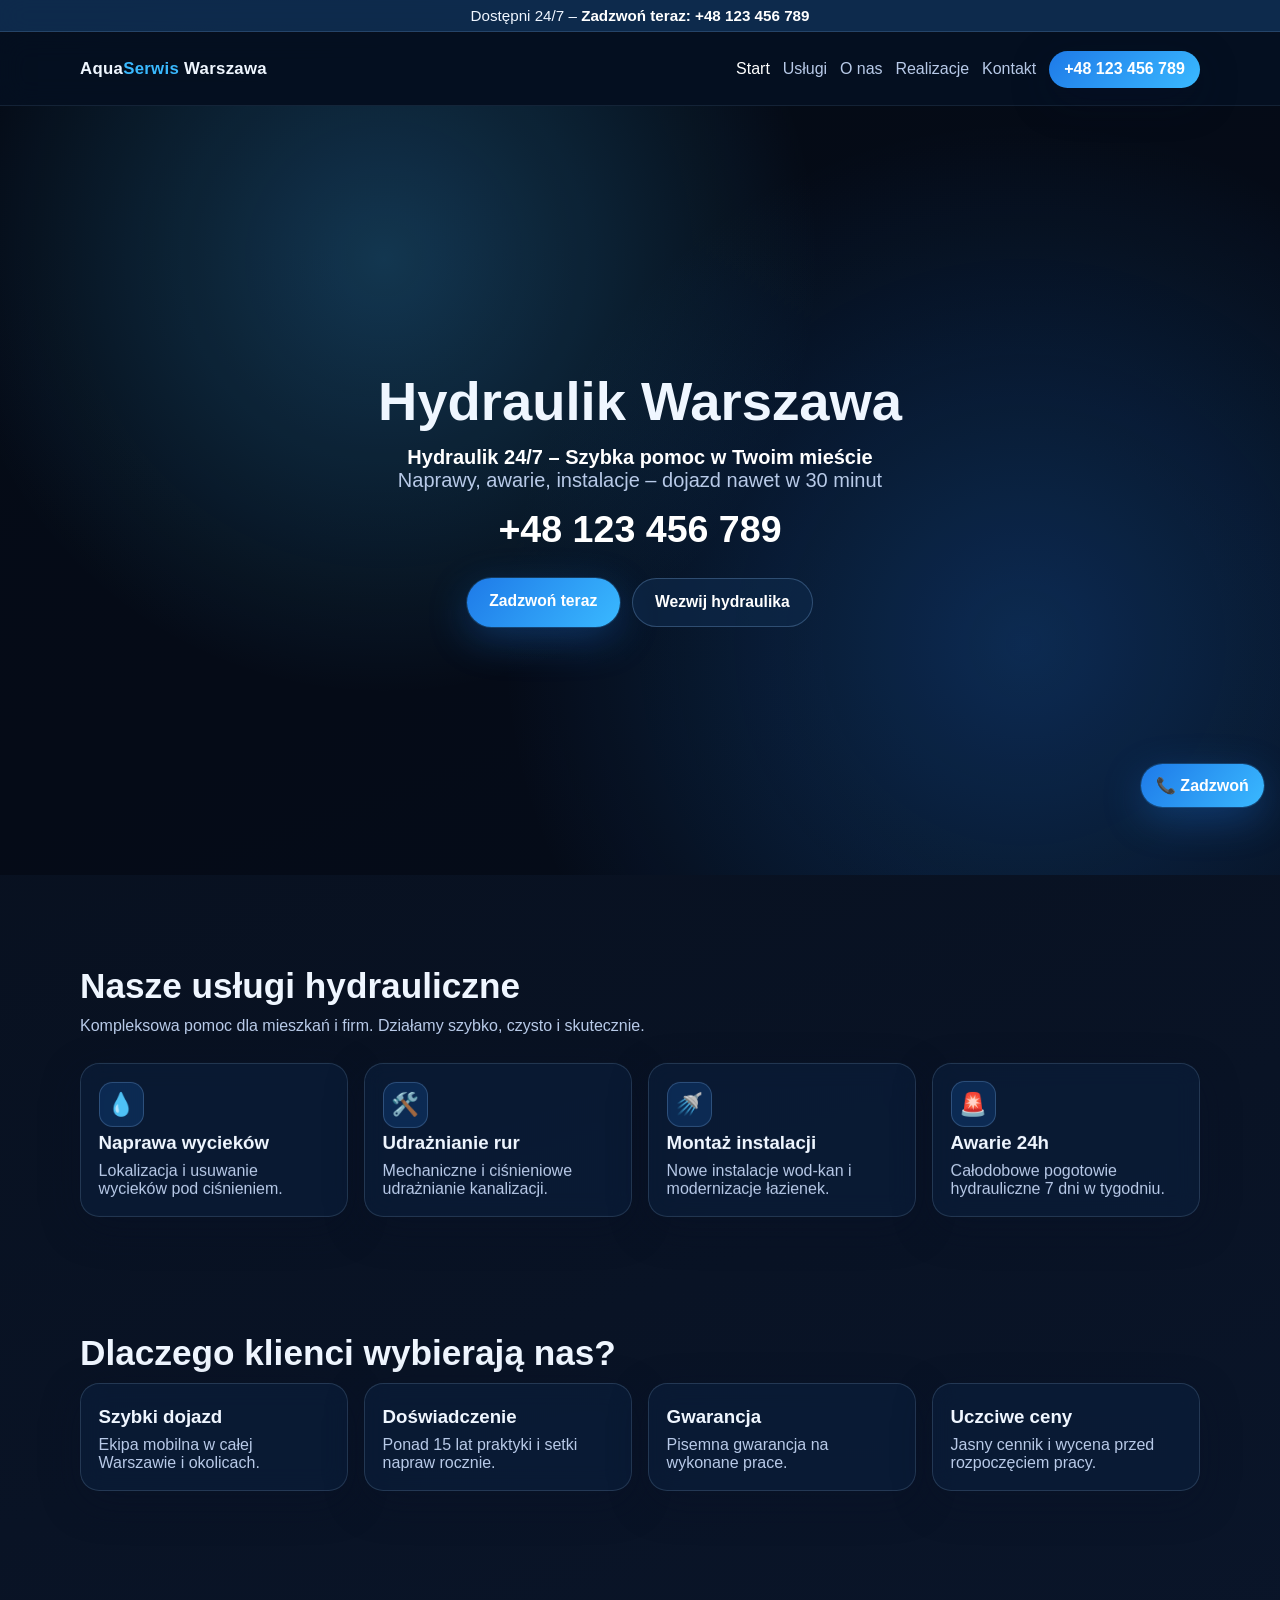
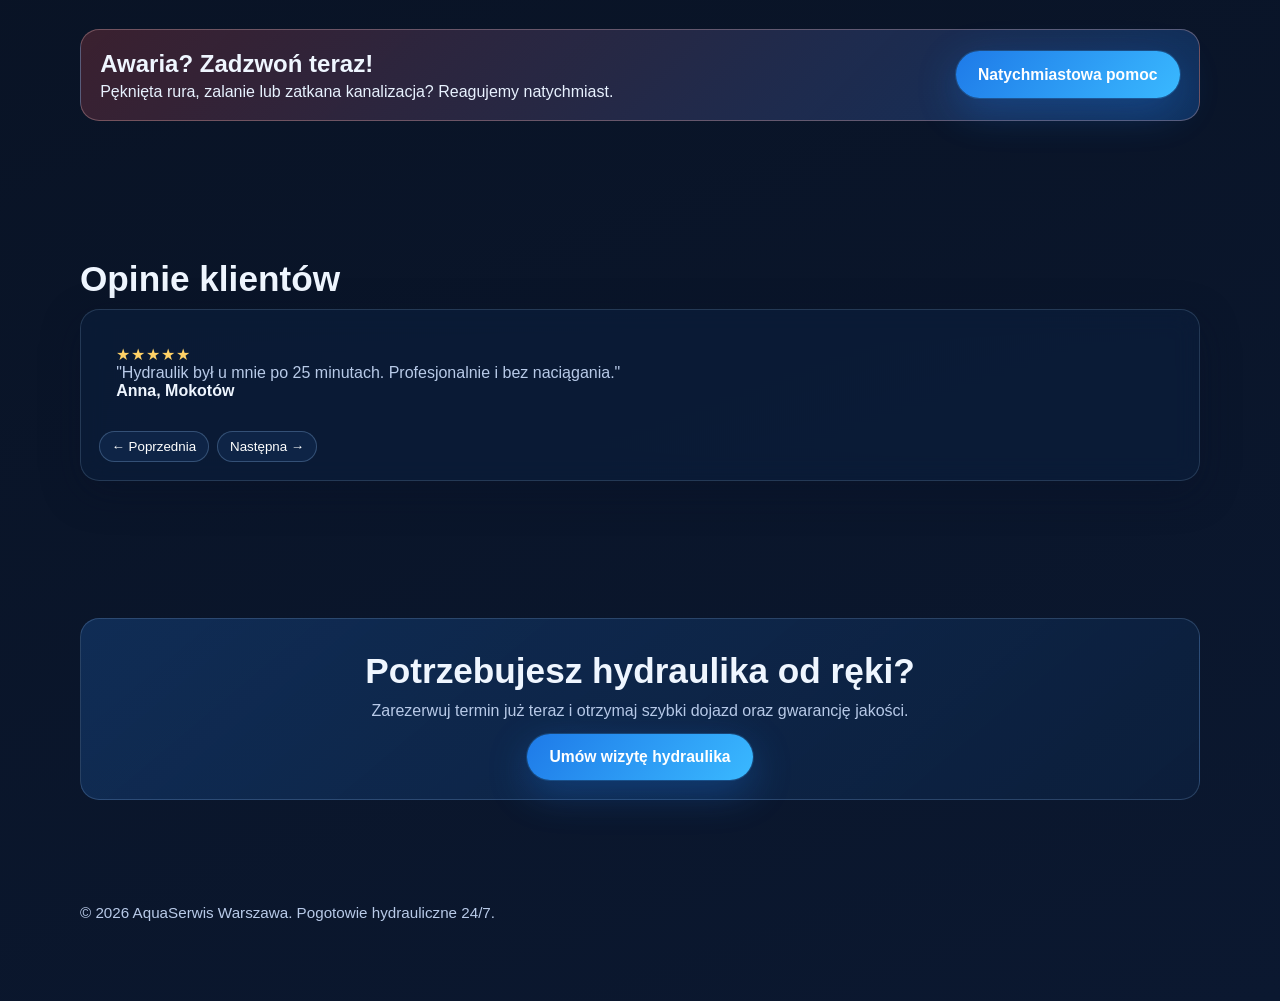
<file: index.html>
<!doctype html>
<html lang="pl">
  <head>
    <meta charset="UTF-8" />
    <meta name="viewport" content="width=device-width, initial-scale=1.0" />
    <title>Hydraulik Warszawa 24/7 | Pogotowie hydrauliczne</title>
    <meta name="description" content="Hydraulik Warszawa 24/7. Naprawy, awarie i instalacje z dojazdem nawet w 30 minut. Zadzwoń i wezwij sprawdzone pogotowie hydrauliczne." />
    <meta name="keywords" content="hydraulik Warszawa, pogotowie hydrauliczne Warszawa, hydraulik 24h Warszawa" />
    <link rel="stylesheet" href="css/style.css" />
    <link rel="stylesheet" href="css/animations.css" />
  </head>
  <body>
    <div class="top-bar">Dostępni 24/7 – <a href="tel:+48123456789">Zadzwoń teraz: +48 123 456 789</a></div>
    <header class="site-header">
      <div class="container nav-wrap">
        <a href="index.html" class="logo">Aqua<span>Serwis</span> Warszawa</a>
        <button class="nav-toggle" data-nav-toggle aria-expanded="false" aria-label="Otwórz menu">☰</button>
        <nav class="nav-menu" data-nav-menu>
          <a class="nav-link active" href="index.html">Start</a>
          <a class="nav-link" href="uslugi.html">Usługi</a>
          <a class="nav-link" href="o-nas.html">O nas</a>
          <a class="nav-link" href="realizacje.html">Realizacje</a>
          <a class="nav-link" href="kontakt.html">Kontakt</a>
          <a class="phone-pill" href="tel:+48123456789">+48 123 456 789</a>
        </nav>
      </div>
    </header>

    <main>
      <section class="hero hero-gradient-animated">
        <video autoplay muted loop playsinline poster="https://images.unsplash.com/photo-1585704032915-c3400ca199e7?auto=format&fit=crop&w=1200&q=80">
          <source src="https://cdn.coverr.co/videos/coverr-working-with-pipes-1579/1080p.mp4" type="video/mp4" />
        </video>
        <div class="hero-content reveal">
          <h1>Hydraulik Warszawa</h1>
          <p class="lead" style="font-weight:700;color:#fff;">Hydraulik 24/7 – Szybka pomoc w Twoim mieście</p>
          <p class="lead">Naprawy, awarie, instalacje – dojazd nawet w 30 minut</p>
          <div class="hero-phone">+48 123 456 789</div>
          <div class="cta-group">
            <a class="btn btn-primary" href="tel:+48123456789">Zadzwoń teraz</a>
            <a class="btn btn-secondary" href="kontakt.html">Wezwij hydraulika</a>
          </div>
        </div>
      </section>

      <section class="section parallax">
        <div class="container">
          <h2 class="section-title reveal">Nasze usługi hydrauliczne</h2>
          <p class="section-intro reveal">Kompleksowa pomoc dla mieszkań i firm. Działamy szybko, czysto i skutecznie.</p>
          <div class="grid grid-4">
            <article class="card hover-lift reveal"><div class="icon-wrap icon-animated">💧</div><h3>Naprawa wycieków</h3><p>Lokalizacja i usuwanie wycieków pod ciśnieniem.</p></article>
            <article class="card hover-lift reveal"><div class="icon-wrap icon-animated">🛠️</div><h3>Udrażnianie rur</h3><p>Mechaniczne i ciśnieniowe udrażnianie kanalizacji.</p></article>
            <article class="card hover-lift reveal"><div class="icon-wrap icon-animated">🚿</div><h3>Montaż instalacji</h3><p>Nowe instalacje wod-kan i modernizacje łazienek.</p></article>
            <article class="card hover-lift reveal"><div class="icon-wrap icon-animated">🚨</div><h3>Awarie 24h</h3><p>Całodobowe pogotowie hydrauliczne 7 dni w tygodniu.</p></article>
          </div>
        </div>
      </section>

      <section class="section">
        <div class="container">
          <h2 class="section-title reveal">Dlaczego klienci wybierają nas?</h2>
          <div class="grid grid-4">
            <article class="card reveal slide-in"><h3>Szybki dojazd</h3><p>Ekipa mobilna w całej Warszawie i okolicach.</p></article>
            <article class="card reveal slide-in"><h3>Doświadczenie</h3><p>Ponad 15 lat praktyki i setki napraw rocznie.</p></article>
            <article class="card reveal slide-in"><h3>Gwarancja</h3><p>Pisemna gwarancja na wykonane prace.</p></article>
            <article class="card reveal slide-in"><h3>Uczciwe ceny</h3><p>Jasny cennik i wycena przed rozpoczęciem pracy.</p></article>
          </div>
        </div>
      </section>

      <section class="section">
        <div class="container">
          <div class="banner reveal hover-lift">
            <div>
              <h2 style="margin:.1rem 0 .3rem;">Awaria? Zadzwoń teraz!</h2>
              <p style="margin:0;color:#e8f2ff;">Pęknięta rura, zalanie lub zatkana kanalizacja? Reagujemy natychmiast.</p>
            </div>
            <a class="btn btn-primary" href="tel:+48123456789">Natychmiastowa pomoc</a>
          </div>
        </div>
      </section>

      <section class="section">
        <div class="container">
          <h2 class="section-title reveal">Opinie klientów</h2>
          <div class="testimonial-slider card reveal" data-slider>
            <div class="slides">
              <article class="slide"><div class="stars">★★★★★</div><p>"Hydraulik był u mnie po 25 minutach. Profesjonalnie i bez naciągania."</p><strong>Anna, Mokotów</strong></article>
              <article class="slide"><div class="stars">★★★★★</div><p>"Szybko usunięta awaria w kuchni. Wszystko zostawione czysto."</p><strong>Paweł, Wola</strong></article>
              <article class="slide"><div class="stars">★★★★★</div><p>"Świetny kontakt, konkretna wycena i fachowe wykonanie instalacji."</p><strong>Katarzyna, Ursynów</strong></article>
              <article class="slide"><div class="stars">★★★★★</div><p>"Pogotowie hydrauliczne 24h naprawdę działa. Polecam!"</p><strong>Marek, Praga</strong></article>
            </div>
            <div class="slider-controls">
              <button type="button" data-prev>← Poprzednia</button>
              <button type="button" data-next>Następna →</button>
            </div>
          </div>
        </div>
      </section>

      <section class="section cta-section">
        <div class="container">
          <div class="cta-panel reveal">
            <h2 class="section-title">Potrzebujesz hydraulika od ręki?</h2>
            <p class="section-intro" style="margin-inline:auto;">Zarezerwuj termin już teraz i otrzymaj szybki dojazd oraz gwarancję jakości.</p>
            <a class="btn btn-primary" href="kontakt.html">Umów wizytę hydraulika</a>
          </div>
        </div>
      </section>
    </main>

    <footer class="footer">
      <div class="container">© <span data-year></span> AquaSerwis Warszawa. Pogotowie hydrauliczne 24/7.</div>
    </footer>

    <a class="floating-call" href="tel:+48123456789">📞 Zadzwoń</a>
    <a class="mobile-sticky-call" href="tel:+48123456789">📞 Zadzwoń teraz +48 123 456 789</a>

    <script src="js/script.js"></script>
    <script src="js/animations.js"></script>
  </body>
</html>
</file>
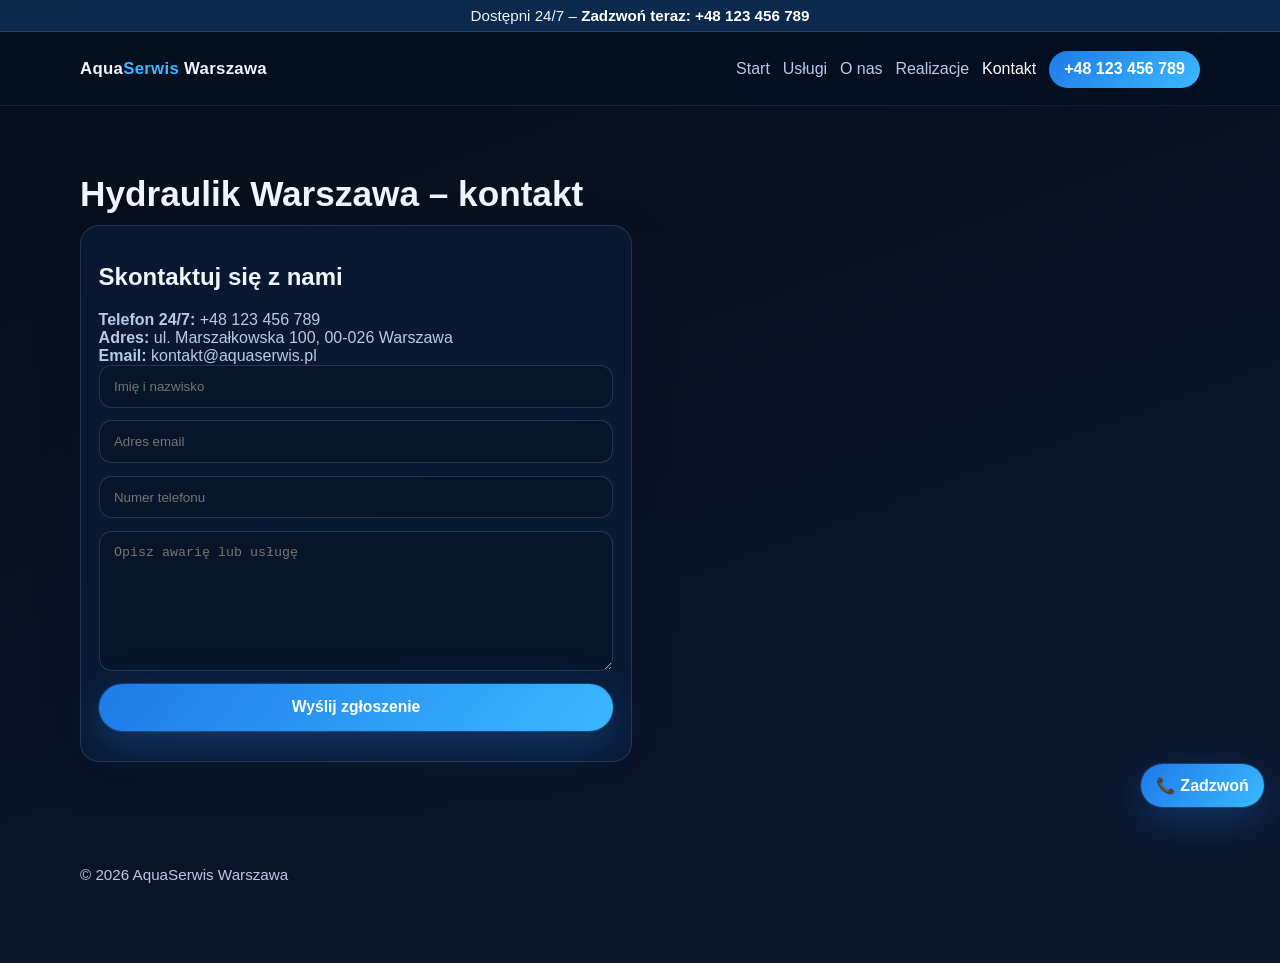
<file: kontakt.html>
<!doctype html>
<html lang="pl">
  <head>
    <meta charset="UTF-8" />
    <meta name="viewport" content="width=device-width, initial-scale=1.0" />
    <title>Kontakt | Pogotowie hydrauliczne Warszawa</title>
    <meta
      name="description"
      content="Skontaktuj się z AquaSerwis Warszawa. Telefon, formularz, adres i mapa dojazdu."
    />
    <meta
      name="keywords"
      content="hydraulik Warszawa, pogotowie hydrauliczne Warszawa, hydraulik 24h Warszawa"
    />
    <link rel="stylesheet" href="css/style.css" />
    <link rel="stylesheet" href="css/animations.css" />
  </head>
  <body>
    <div class="top-bar">
      Dostępni 24/7 –
      <a href="tel:+48123456789">Zadzwoń teraz: +48 123 456 789</a>
    </div>

    <header class="site-header">
      <div class="container nav-wrap">
        <a href="index.html" class="logo">Aqua<span>Serwis</span> Warszawa</a>
        <button class="nav-toggle" data-nav-toggle aria-expanded="false">☰</button>
        <nav class="nav-menu" data-nav-menu>
          <a class="nav-link" href="index.html">Start</a>
          <a class="nav-link" href="uslugi.html">Usługi</a>
          <a class="nav-link" href="o-nas.html">O nas</a>
          <a class="nav-link" href="realizacje.html">Realizacje</a>
          <a class="nav-link active" href="kontakt.html">Kontakt</a>
          <a class="phone-pill" href="tel:+48123456789">+48 123 456 789</a>
        </nav>
      </div>
    </header>

    <main class="section">
      <div class="container">
        <h1 class="section-title reveal">Hydraulik Warszawa – kontakt</h1>

        <div class="grid grid-2">
          <section class="card reveal">
            <h2>Skontaktuj się z nami</h2>
            <p><strong>Telefon 24/7:</strong> <a href="tel:+48123456789">+48 123 456 789</a></p>
            <p><strong>Adres:</strong> ul. Marszałkowska 100, 00-026 Warszawa</p>
            <p><strong>Email:</strong> kontakt@aquaserwis.pl</p>

            <form
              class="form"
              data-contact-form
              action="https://formspree.io/f/xovdbzrg"
              method="POST"
              novalidate
            >
              <input type="text" name="name" placeholder="Imię i nazwisko" minlength="2" required />
              <input type="email" name="email" placeholder="Adres email" required />
              <input
                type="tel"
                name="phone"
                placeholder="Numer telefonu"
                pattern="^\+?[0-9\s()-]{7,}$"
                required
              />
              <textarea
                name="message"
                placeholder="Opisz awarię lub usługę"
                minlength="10"
                required
              ></textarea>
              <button class="btn btn-primary" type="submit">Wyślij zgłoszenie</button>
              <small data-form-feedback style="color:#9fd0ff;"></small>
            </form>
          </section>

          <section class="reveal">
            <iframe
              class="map"
              title="Mapa dojazdu"
              loading="lazy"
              allowfullscreen
              src="https://www.google.com/maps?q=Pa%C5%82ac+Kultury+i+Nauki+Warszawa&output=embed"
            ></iframe>
          </section>
        </div>
      </div>
    </main>

    <footer class="footer">
      <div class="container">© <span data-year></span> AquaSerwis Warszawa</div>
    </footer>

    <a class="floating-call" href="tel:+48123456789">📞 Zadzwoń</a>
    <a class="mobile-sticky-call" href="tel:+48123456789">📞 +48 123 456 789</a>

    <script src="js/script.js"></script>
    <script src="js/animations.js"></script>
  </body>
</html>
</file>
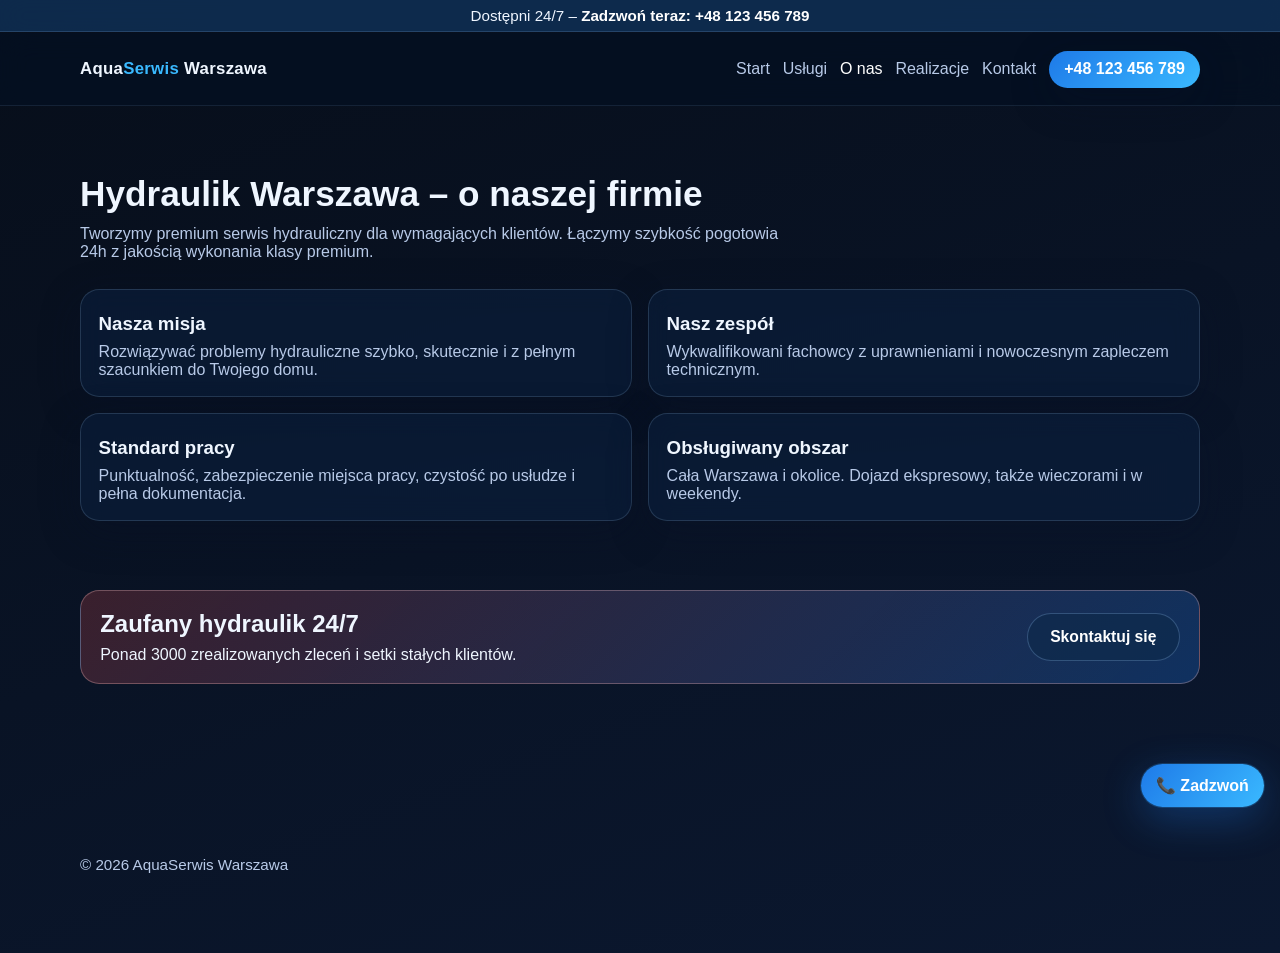
<file: o-nas.html>
<!doctype html>
<html lang="pl">
  <head>
    <meta charset="UTF-8" /><meta name="viewport" content="width=device-width, initial-scale=1.0" />
    <title>O nas | Hydraulik Warszawa 24/7</title>
    <meta name="description" content="Poznaj zespół AquaSerwis Warszawa. Doświadczeni hydraulicy, szybki dojazd i gwarancja jakości." />
    <meta name="keywords" content="hydraulik Warszawa, pogotowie hydrauliczne Warszawa, hydraulik 24h Warszawa" />
    <link rel="stylesheet" href="css/style.css" /><link rel="stylesheet" href="css/animations.css" />
  </head>
  <body>
    <div class="top-bar">Dostępni 24/7 – <a href="tel:+48123456789">Zadzwoń teraz: +48 123 456 789</a></div>
    <header class="site-header"><div class="container nav-wrap"><a href="index.html" class="logo">Aqua<span>Serwis</span> Warszawa</a><button class="nav-toggle" data-nav-toggle aria-expanded="false">☰</button><nav class="nav-menu" data-nav-menu><a class="nav-link" href="index.html">Start</a><a class="nav-link" href="uslugi.html">Usługi</a><a class="nav-link active" href="o-nas.html">O nas</a><a class="nav-link" href="realizacje.html">Realizacje</a><a class="nav-link" href="kontakt.html">Kontakt</a><a class="phone-pill" href="tel:+48123456789">+48 123 456 789</a></nav></div></header>
    <main class="section">
      <div class="container">
        <h1 class="section-title reveal">Hydraulik Warszawa – o naszej firmie</h1>
        <p class="section-intro reveal">Tworzymy premium serwis hydrauliczny dla wymagających klientów. Łączymy szybkość pogotowia 24h z jakością wykonania klasy premium.</p>
        <div class="grid grid-2">
          <article class="card reveal"><h3>Nasza misja</h3><p>Rozwiązywać problemy hydrauliczne szybko, skutecznie i z pełnym szacunkiem do Twojego domu.</p></article>
          <article class="card reveal"><h3>Nasz zespół</h3><p>Wykwalifikowani fachowcy z uprawnieniami i nowoczesnym zapleczem technicznym.</p></article>
          <article class="card reveal"><h3>Standard pracy</h3><p>Punktualność, zabezpieczenie miejsca pracy, czystość po usłudze i pełna dokumentacja.</p></article>
          <article class="card reveal"><h3>Obsługiwany obszar</h3><p>Cała Warszawa i okolice. Dojazd ekspresowy, także wieczorami i w weekendy.</p></article>
        </div>
        <section class="section"><div class="banner reveal"><div><h2 style="margin:0;">Zaufany hydraulik 24/7</h2><p style="margin:.45rem 0 0;">Ponad 3000 zrealizowanych zleceń i setki stałych klientów.</p></div><a href="kontakt.html" class="btn btn-secondary">Skontaktuj się</a></div></section>
      </div>
    </main>
    <footer class="footer"><div class="container">© <span data-year></span> AquaSerwis Warszawa</div></footer>
    <a class="floating-call" href="tel:+48123456789">📞 Zadzwoń</a><a class="mobile-sticky-call" href="tel:+48123456789">📞 +48 123 456 789</a>
    <script src="js/script.js"></script><script src="js/animations.js"></script>
  </body>
</html>
</file>
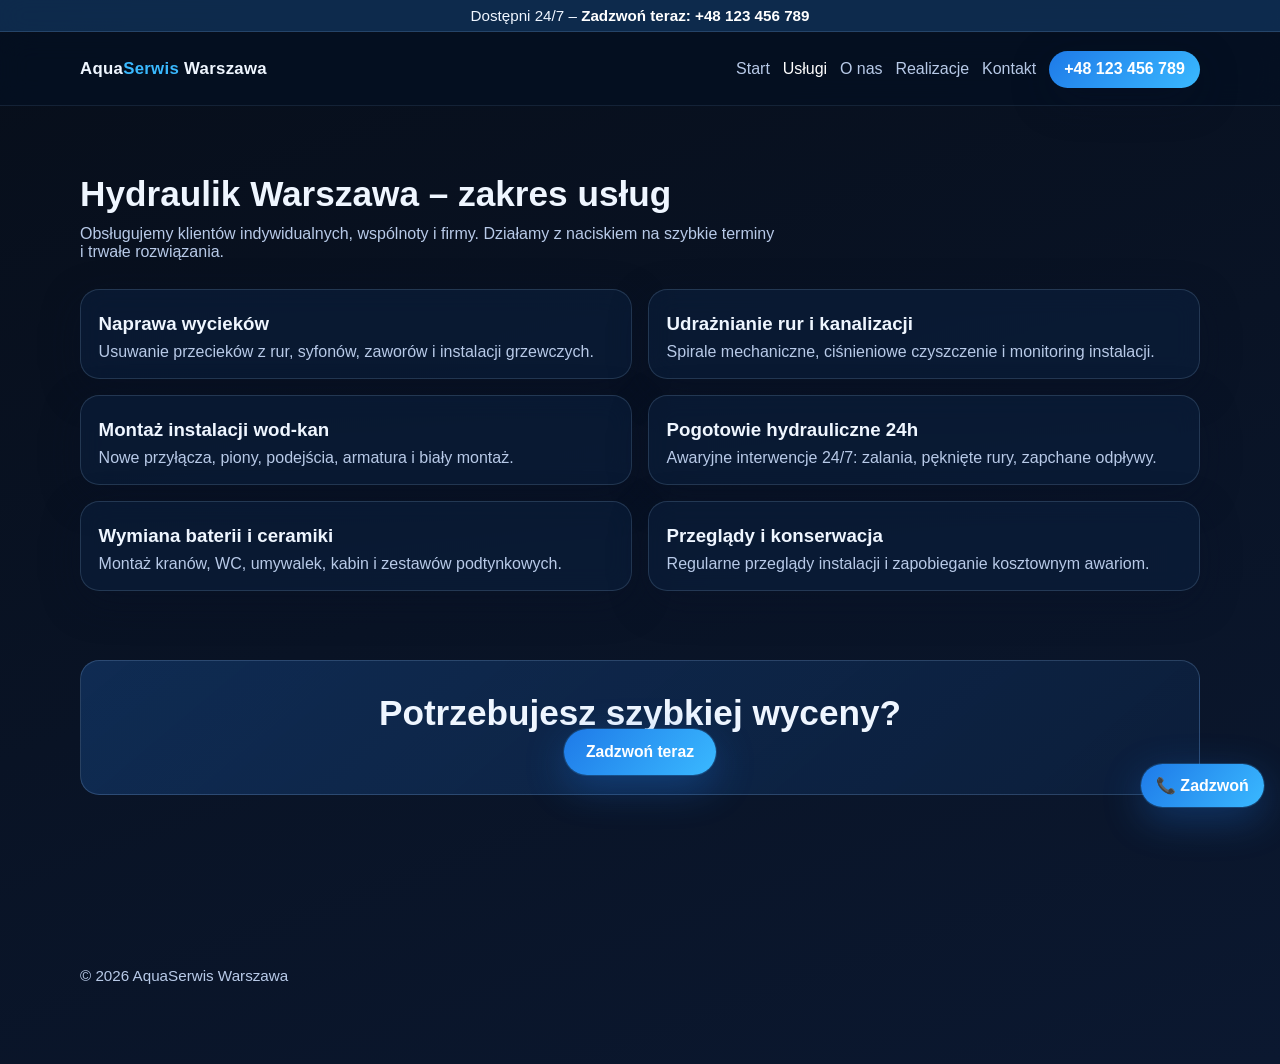
<file: uslugi.html>
<!doctype html>
<html lang="pl">
  <head>
    <meta charset="UTF-8" />
    <meta name="viewport" content="width=device-width, initial-scale=1.0" />
    <title>Usługi hydrauliczne | Hydraulik Warszawa</title>
    <meta name="description" content="Pełny zakres usług hydraulicznych w Warszawie: naprawy, udrażnianie rur, montaż instalacji i awarie 24h." />
    <meta name="keywords" content="hydraulik Warszawa, pogotowie hydrauliczne Warszawa, hydraulik 24h Warszawa" />
    <link rel="stylesheet" href="css/style.css" />
    <link rel="stylesheet" href="css/animations.css" />
  </head>
  <body>
    <div class="top-bar">Dostępni 24/7 – <a href="tel:+48123456789">Zadzwoń teraz: +48 123 456 789</a></div>
    <header class="site-header"><div class="container nav-wrap"><a href="index.html" class="logo">Aqua<span>Serwis</span> Warszawa</a><button class="nav-toggle" data-nav-toggle aria-expanded="false">☰</button><nav class="nav-menu" data-nav-menu><a class="nav-link" href="index.html">Start</a><a class="nav-link active" href="uslugi.html">Usługi</a><a class="nav-link" href="o-nas.html">O nas</a><a class="nav-link" href="realizacje.html">Realizacje</a><a class="nav-link" href="kontakt.html">Kontakt</a><a class="phone-pill" href="tel:+48123456789">+48 123 456 789</a></nav></div></header>
    <main class="section">
      <div class="container">
        <h1 class="section-title reveal">Hydraulik Warszawa – zakres usług</h1>
        <p class="section-intro reveal">Obsługujemy klientów indywidualnych, wspólnoty i firmy. Działamy z naciskiem na szybkie terminy i trwałe rozwiązania.</p>
        <div class="grid grid-2">
          <article class="card hover-lift reveal"><h3>Naprawa wycieków</h3><p>Usuwanie przecieków z rur, syfonów, zaworów i instalacji grzewczych.</p></article>
          <article class="card hover-lift reveal"><h3>Udrażnianie rur i kanalizacji</h3><p>Spirale mechaniczne, ciśnieniowe czyszczenie i monitoring instalacji.</p></article>
          <article class="card hover-lift reveal"><h3>Montaż instalacji wod-kan</h3><p>Nowe przyłącza, piony, podejścia, armatura i biały montaż.</p></article>
          <article class="card hover-lift reveal"><h3>Pogotowie hydrauliczne 24h</h3><p>Awaryjne interwencje 24/7: zalania, pęknięte rury, zapchane odpływy.</p></article>
          <article class="card hover-lift reveal"><h3>Wymiana baterii i ceramiki</h3><p>Montaż kranów, WC, umywalek, kabin i zestawów podtynkowych.</p></article>
          <article class="card hover-lift reveal"><h3>Przeglądy i konserwacja</h3><p>Regularne przeglądy instalacji i zapobieganie kosztownym awariom.</p></article>
        </div>
        <section class="section cta-section"><div class="cta-panel reveal"><h2 class="section-title">Potrzebujesz szybkiej wyceny?</h2><a class="btn btn-primary" href="tel:+48123456789">Zadzwoń teraz</a></div></section>
      </div>
    </main>
    <footer class="footer"><div class="container">© <span data-year></span> AquaSerwis Warszawa</div></footer>
    <a class="floating-call" href="tel:+48123456789">📞 Zadzwoń</a><a class="mobile-sticky-call" href="tel:+48123456789">📞 +48 123 456 789</a>
    <script src="js/script.js"></script><script src="js/animations.js"></script>
  </body>
</html>
</file>
<file: css/style.css>
:root {
  --bg-dark: #070e1a;
  --bg-deep: #0b1830;
  --bg-card: rgba(12, 32, 62, 0.58);
  --text-main: #eff6ff;
  --text-soft: #b8cae8;
  --blue-main: #1e7ae8;
  --blue-accent: #3ab9ff;
  --success: #36d399;
  --danger: #ff6b6b;
  --radius-lg: 1.2rem;
  --radius-md: 0.85rem;
  --shadow-soft: 0 12px 38px rgba(8, 18, 38, 0.36);
  --shadow-glow: 0 0 0 1px rgba(56, 170, 255, 0.22), 0 12px 40px rgba(30, 122, 232, 0.33);
  --container: min(1120px, 92vw);
  --transition: 280ms ease;
}

* {
  box-sizing: border-box;
}

html,
body {
  margin: 0;
  padding: 0;
  font-family: "Inter", "Segoe UI", Roboto, Arial, sans-serif;
  background: linear-gradient(160deg, var(--bg-dark), var(--bg-deep));
  color: var(--text-main);
  scroll-behavior: smooth;
}

img,
video {
  display: block;
  max-width: 100%;
}

a {
  color: inherit;
  text-decoration: none;
}

.container {
  width: var(--container);
  margin: 0 auto;
}

.top-bar {
  position: sticky;
  top: 0;
  z-index: 1000;
  backdrop-filter: blur(14px);
  background: rgba(16, 50, 90, 0.78);
  border-bottom: 1px solid rgba(163, 206, 255, 0.16);
  text-align: center;
  padding: 0.45rem 0.75rem;
  font-size: 0.95rem;
}

.top-bar a {
  color: #fff;
  font-weight: 700;
}

.site-header {
  position: sticky;
  top: 2.1rem;
  z-index: 900;
  backdrop-filter: blur(14px);
  background: rgba(5, 16, 34, 0.78);
  border-bottom: 1px solid rgba(160, 201, 255, 0.1);
}

.nav-wrap {
  min-height: 72px;
  display: flex;
  align-items: center;
  justify-content: space-between;
  gap: 1rem;
}

.logo {
  font-weight: 800;
  letter-spacing: 0.3px;
  font-size: 1.05rem;
}

.logo span {
  color: var(--blue-accent);
}

.nav-toggle {
  border: 1px solid rgba(167, 211, 255, 0.26);
  background: rgba(25, 57, 101, 0.32);
  color: var(--text-main);
  border-radius: 0.65rem;
  padding: 0.45rem 0.65rem;
}

.nav-menu {
  position: absolute;
  inset: 100% 0 auto 0;
  display: none;
  flex-direction: column;
  background: rgba(6, 18, 39, 0.95);
  padding: 0.9rem 1rem 1.2rem;
  gap: 0.8rem;
  border-bottom: 1px solid rgba(142, 193, 255, 0.16);
}

.nav-menu.open {
  display: flex;
}

.nav-link {
  color: var(--text-soft);
  font-weight: 500;
  transition: color var(--transition);
}

.nav-link:hover,
.nav-link.active {
  color: #fff;
}

.phone-pill {
  display: inline-flex;
  align-items: center;
  justify-content: center;
  padding: 0.6rem 0.95rem;
  border-radius: 999px;
  background: linear-gradient(135deg, var(--blue-main), var(--blue-accent));
  color: #fff;
  font-weight: 700;
  box-shadow: var(--shadow-soft);
}

.hero {
  min-height: calc(100vh - 130px);
  position: relative;
  display: grid;
  place-items: center;
  isolation: isolate;
  overflow: clip;
}

.hero video {
  position: absolute;
  inset: 0;
  width: 100%;
  height: 100%;
  object-fit: cover;
}

.hero::before {
  content: "";
  position: absolute;
  inset: 0;
  background: rgba(4, 9, 19, 0.6);
  z-index: -1;
}

.hero::after {
  content: "";
  position: absolute;
  inset: 0;
  background: radial-gradient(circle at 30% 20%, rgba(58, 185, 255, 0.25), transparent 40%),
    radial-gradient(circle at 80% 70%, rgba(30, 122, 232, 0.28), transparent 45%);
  mix-blend-mode: screen;
  z-index: -1;
}

.hero-content {
  width: var(--container);
  text-align: center;
  padding: 4rem 0 3rem;
}

.hero h1 {
  font-size: clamp(2rem, 6vw, 3.4rem);
  margin: 0 0 0.8rem;
}

.hero .lead {
  margin: 0 auto;
  color: var(--text-soft);
  max-width: 720px;
  font-size: clamp(1rem, 2.7vw, 1.25rem);
}

.hero-phone {
  margin-top: 1rem;
  font-size: clamp(1.5rem, 4vw, 2.35rem);
  font-weight: 800;
  color: #fff;
}

.cta-group {
  margin-top: 1.7rem;
  display: flex;
  flex-wrap: wrap;
  justify-content: center;
  gap: 0.75rem;
}

.btn {
  border: 0;
  cursor: pointer;
  border-radius: 999px;
  padding: 0.9rem 1.4rem;
  font-size: 0.98rem;
  font-weight: 700;
  transition: transform var(--transition), box-shadow var(--transition), background var(--transition);
}

.btn-primary {
  color: #fff;
  background: linear-gradient(130deg, var(--blue-main), var(--blue-accent));
  box-shadow: var(--shadow-glow);
}

.btn-secondary {
  color: #fff;
  background: rgba(14, 41, 75, 0.66);
  border: 1px solid rgba(150, 200, 255, 0.26);
}

.btn:hover {
  transform: translateY(-2px);
}

.section {
  padding: 4.3rem 0;
  position: relative;
}

.section-title {
  font-size: clamp(1.55rem, 4.2vw, 2.2rem);
  margin: 0 0 0.65rem;
}

.section-intro {
  margin: 0 0 1.8rem;
  color: var(--text-soft);
  max-width: 700px;
}

.grid {
  display: grid;
  gap: 1rem;
}

.grid-2 {
  grid-template-columns: repeat(1, minmax(0, 1fr));
}

.grid-3,
.grid-4 {
  grid-template-columns: repeat(1, minmax(0, 1fr));
}

.card {
  background: var(--bg-card);
  backdrop-filter: blur(12px);
  border: 1px solid rgba(175, 216, 255, 0.16);
  border-radius: var(--radius-lg);
  box-shadow: var(--shadow-soft);
  padding: 1.1rem;
}

.card h3 {
  margin-top: 0.3rem;
  margin-bottom: 0.5rem;
}

.card p {
  margin: 0;
  color: var(--text-soft);
}

.icon-wrap {
  width: 2.85rem;
  height: 2.85rem;
  border-radius: 0.85rem;
  display: grid;
  place-items: center;
  font-size: 1.4rem;
  background: rgba(30, 122, 232, 0.18);
  border: 1px solid rgba(149, 201, 255, 0.24);
}

.banner {
  padding: 1.2rem;
  border-radius: var(--radius-lg);
  background: linear-gradient(135deg, rgba(255, 85, 85, 0.2), rgba(30, 122, 232, 0.28));
  border: 1px solid rgba(255, 194, 194, 0.3);
  display: flex;
  gap: 0.8rem;
  flex-direction: column;
  align-items: flex-start;
}

.testimonial-slider {
  position: relative;
  overflow: hidden;
}

.slides {
  display: flex;
  transition: transform 450ms ease;
}

.slide {
  min-width: 100%;
  padding: 1.1rem;
}

.stars {
  color: #ffd166;
  letter-spacing: 1px;
}

.slider-controls {
  display: flex;
  gap: 0.5rem;
  margin-top: 0.8rem;
}

.slider-controls button {
  border: 1px solid rgba(162, 206, 255, 0.26);
  color: #fff;
  background: rgba(20, 52, 94, 0.45);
  border-radius: 999px;
  padding: 0.45rem 0.75rem;
}

.project {
  overflow: hidden;
  border-radius: var(--radius-md);
  position: relative;
}

.project img {
  width: 100%;
  height: 220px;
  object-fit: cover;
  transition: transform 420ms ease;
}

.project span {
  position: absolute;
  left: 0.8rem;
  bottom: 0.8rem;
  background: rgba(4, 15, 32, 0.8);
  padding: 0.4rem 0.7rem;
  border-radius: 999px;
  font-size: 0.85rem;
}

.cta-section {
  text-align: center;
}

.cta-panel {
  padding: 2rem 1.2rem;
  border-radius: var(--radius-lg);
  background: linear-gradient(140deg, rgba(21, 64, 121, 0.55), rgba(12, 32, 62, 0.8));
  border: 1px solid rgba(158, 204, 255, 0.2);
}

.footer {
  padding: 2.2rem 0 5rem;
  color: var(--text-soft);
  font-size: 0.95rem;
}

.form {
  display: grid;
  gap: 0.8rem;
}

input,
textarea {
  width: 100%;
  background: rgba(6, 20, 41, 0.7);
  color: #fff;
  border: 1px solid rgba(152, 201, 255, 0.2);
  border-radius: 0.8rem;
  padding: 0.8rem 0.9rem;
}

textarea {
  min-height: 140px;
}

.map {
  min-height: 300px;
  border: 0;
  width: 100%;
  border-radius: var(--radius-lg);
}

.floating-call,
.mobile-sticky-call {
  position: fixed;
  z-index: 1100;
  display: inline-flex;
  align-items: center;
  gap: 0.45rem;
  font-weight: 700;
  color: #fff;
  background: linear-gradient(130deg, #1e7ae8, #3ab9ff);
  box-shadow: var(--shadow-glow);
}

.floating-call {
  right: 1rem;
  bottom: 5.8rem;
  border-radius: 999px;
  padding: 0.75rem 0.95rem;
}

.mobile-sticky-call {
  left: 0;
  right: 0;
  bottom: 0;
  justify-content: center;
  padding: 0.9rem;
}

@media (min-width: 768px) {
  .nav-toggle {
    display: none;
  }

  .nav-menu {
    position: static;
    display: flex;
    flex-direction: row;
    align-items: center;
    padding: 0;
    background: transparent;
    border: 0;
  }

  .grid-2 {
    grid-template-columns: repeat(2, minmax(0, 1fr));
  }

  .grid-3 {
    grid-template-columns: repeat(3, minmax(0, 1fr));
  }

  .grid-4 {
    grid-template-columns: repeat(4, minmax(0, 1fr));
  }

  .banner {
    flex-direction: row;
    align-items: center;
    justify-content: space-between;
  }

  .mobile-sticky-call {
    display: none;
  }
}
</file>
<file: css/animations.css>
@keyframes gradientShift {
  0% { transform: translate3d(-3%, -2%, 0) scale(1); opacity: 0.45; }
  50% { transform: translate3d(3%, 2%, 0) scale(1.08); opacity: 0.75; }
  100% { transform: translate3d(-3%, -2%, 0) scale(1); opacity: 0.45; }
}

@keyframes pulseRing {
  0% { box-shadow: 0 0 0 0 rgba(58, 185, 255, 0.55); }
  80% { box-shadow: 0 0 0 22px rgba(58, 185, 255, 0); }
  100% { box-shadow: 0 0 0 0 rgba(58, 185, 255, 0); }
}

@keyframes iconFloat {
  0%, 100% { transform: translateY(0); }
  50% { transform: translateY(-5px); }
}

.hero-gradient-animated::after {
  animation: gradientShift 10s ease-in-out infinite;
}

.reveal {
  opacity: 0;
  transform: translateY(20px);
  transition: opacity 500ms ease, transform 500ms ease;
}

.reveal.slide-in {
  transform: translateX(-26px);
}

.reveal.show {
  opacity: 1;
  transform: translate(0, 0);
}

.hover-lift {
  transition: transform 300ms ease, box-shadow 300ms ease, border-color 300ms ease;
}

.hover-lift:hover {
  transform: translateY(-5px) scale(1.01);
  border-color: rgba(144, 199, 255, 0.45);
  box-shadow: 0 0 0 1px rgba(98, 184, 255, 0.2), 0 16px 42px rgba(25, 104, 197, 0.35);
}

.icon-animated {
  animation: iconFloat 3s ease-in-out infinite;
}

.floating-call {
  animation: pulseRing 2.8s ease-out infinite;
}

.parallax {
  transform: translate3d(0, var(--parallax-shift, 0px), 0);
  transition: transform 240ms linear;
}

.project:hover img {
  transform: scale(1.08);
}
</file>
